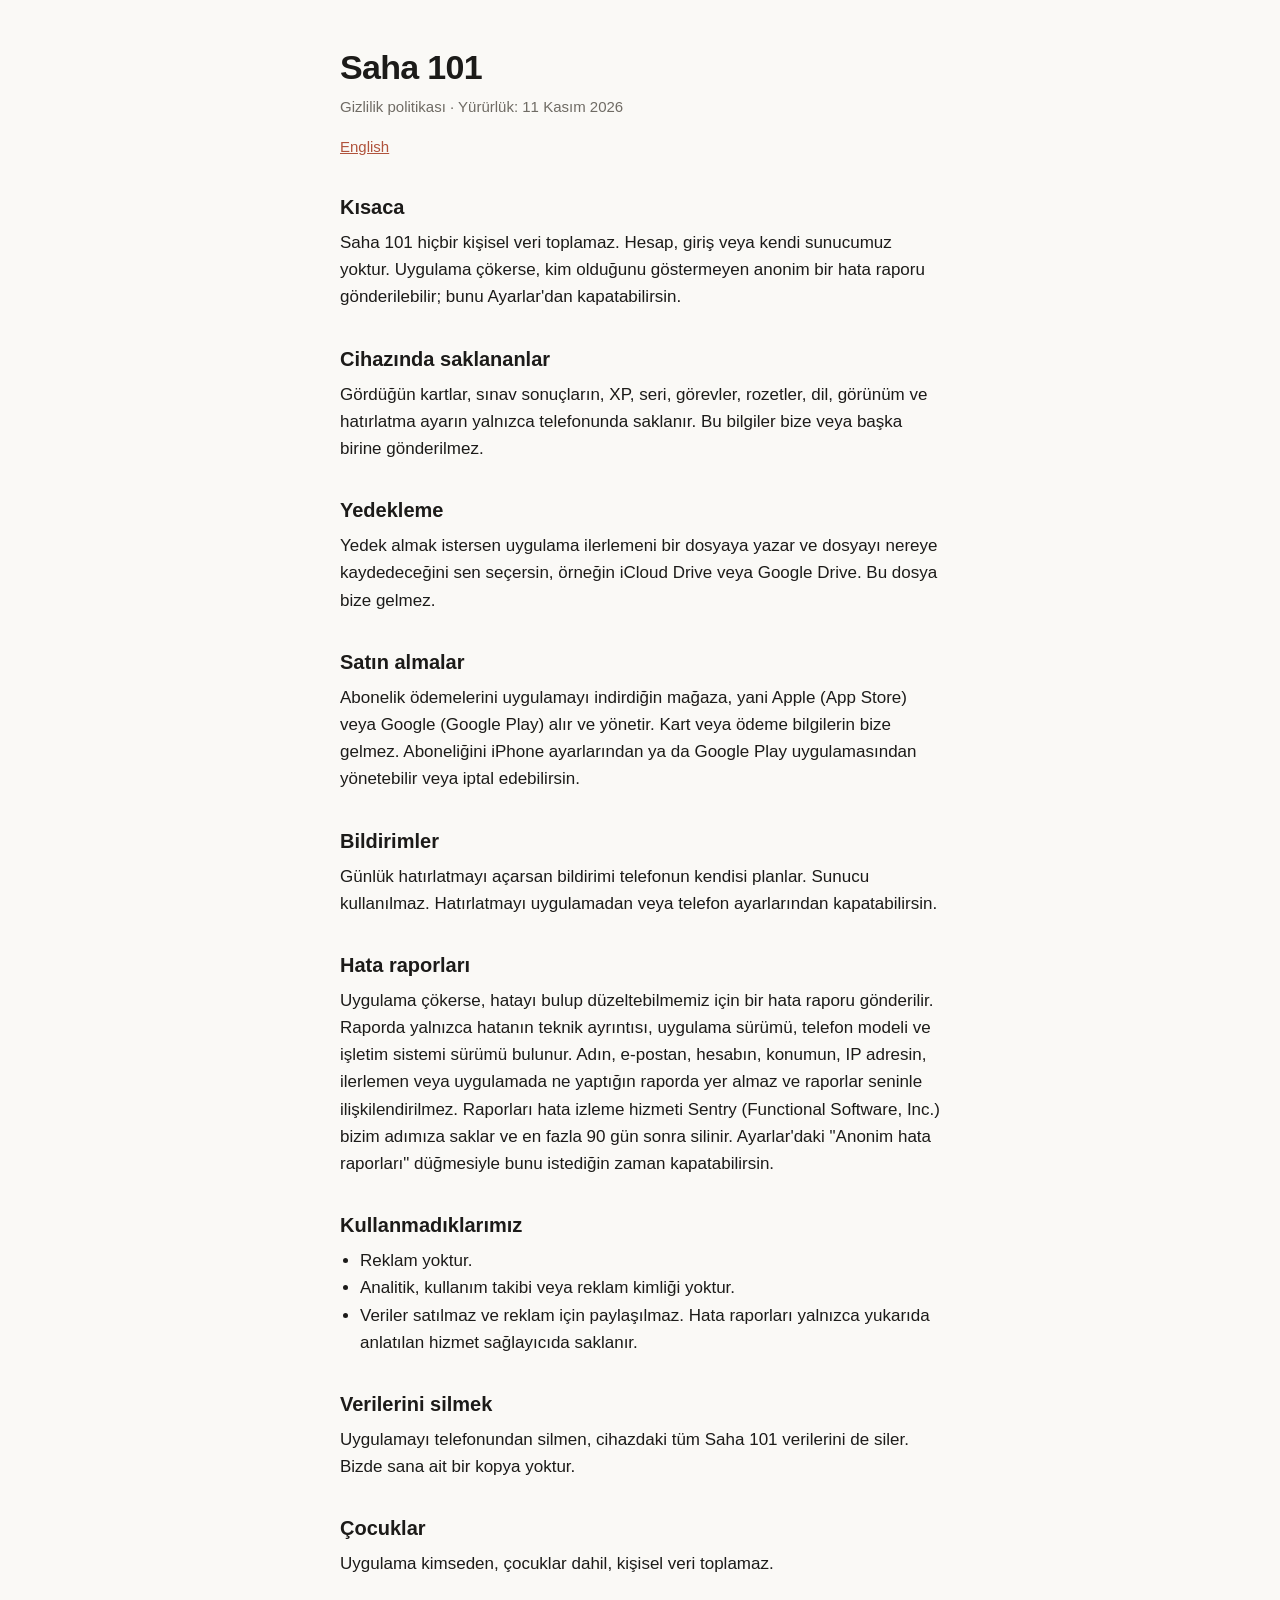
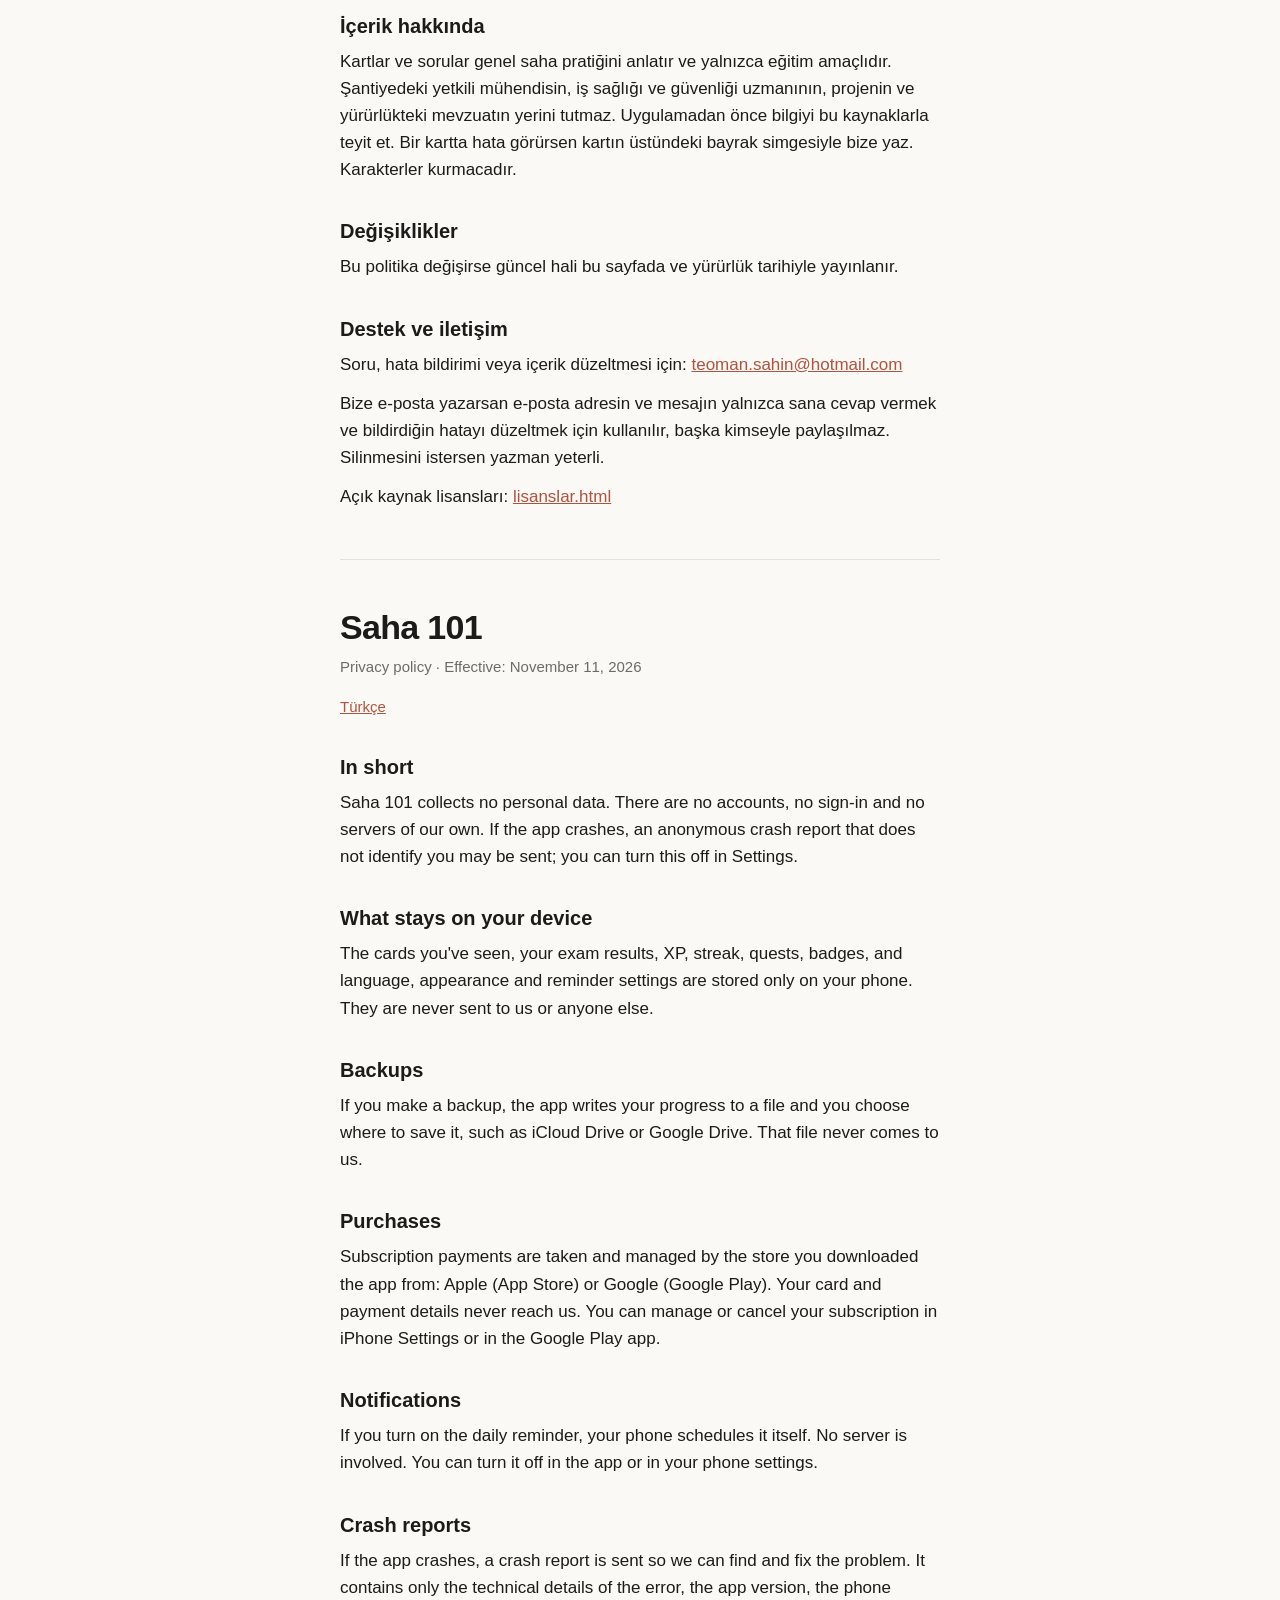
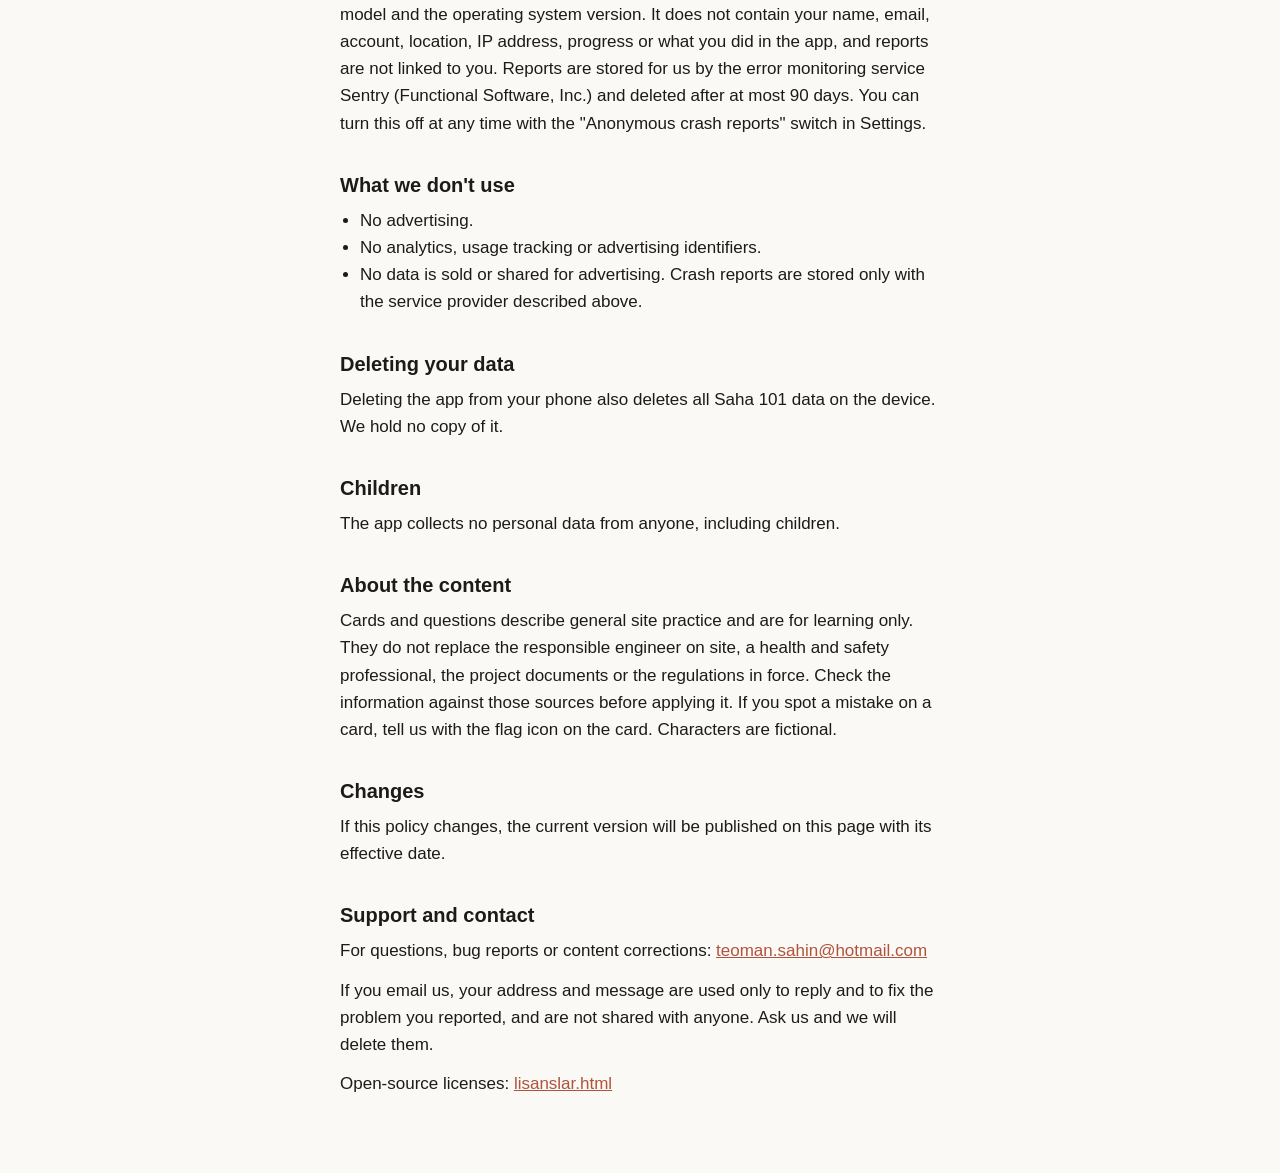
<file: index.html>
<!doctype html>
<html lang="tr">
<head>
<meta charset="utf-8">
<meta name="viewport" content="width=device-width, initial-scale=1">
<title>Saha 101: Gizlilik ve Destek</title>
<meta name="description" content="Saha 101 gizlilik politikası ve destek. Saha 101 privacy policy and support.">
<style>
  :root { --bg: #FAF9F6; --ink: #1C1B19; --muted: #6F6B64; --line: #E4E1DA; --accent: #B0533C; }
  @media (prefers-color-scheme: dark) {
    :root { --bg: #141312; --ink: #F3F1EC; --muted: #A09B92; --line: #2E2C29; --accent: #E8A08E; }
  }
  * { box-sizing: border-box; }
  body { margin: 0; background: var(--bg); color: var(--ink); font: 17px/1.6 -apple-system, BlinkMacSystemFont, "Segoe UI", Roboto, sans-serif; }
  main { max-width: 640px; margin: 0 auto; padding: 48px 20px 64px; }
  h1 { font-size: 34px; line-height: 1.15; letter-spacing: -0.02em; margin: 0 0 8px; }
  h2 { font-size: 20px; margin: 32px 0 6px; }
  p, ul { margin: 0 0 12px; }
  ul { padding-left: 20px; }
  a { color: var(--accent); }
  .date { color: var(--muted); font-size: 15px; }
  nav { margin: 16px 0 0; font-size: 15px; }
  hr { border: 0; border-top: 1px solid var(--line); margin: 48px 0; }
</style>
</head>
<body>
<main>
  <section id="tr" lang="tr">
    <h1>Saha 101</h1>
    <p class="date">Gizlilik politikası · Yürürlük: 11 Kasım 2026</p>
    <nav><a href="#en">English</a></nav>

    <h2>Kısaca</h2>
    <p>Saha 101 hiçbir kişisel veri toplamaz. Hesap, giriş veya kendi sunucumuz yoktur. Uygulama çökerse, kim olduğunu göstermeyen anonim bir hata raporu gönderilebilir; bunu Ayarlar'dan kapatabilirsin.</p>

    <h2>Cihazında saklananlar</h2>
    <p>Gördüğün kartlar, sınav sonuçların, XP, seri, görevler, rozetler, dil, görünüm ve hatırlatma ayarın yalnızca telefonunda saklanır. Bu bilgiler bize veya başka birine gönderilmez.</p>

    <h2>Yedekleme</h2>
    <p>Yedek almak istersen uygulama ilerlemeni bir dosyaya yazar ve dosyayı nereye kaydedeceğini sen seçersin, örneğin iCloud Drive veya Google Drive. Bu dosya bize gelmez.</p>

    <h2>Satın almalar</h2>
    <p>Abonelik ödemelerini uygulamayı indirdiğin mağaza, yani Apple (App Store) veya Google (Google Play) alır ve yönetir. Kart veya ödeme bilgilerin bize gelmez. Aboneliğini iPhone ayarlarından ya da Google Play uygulamasından yönetebilir veya iptal edebilirsin.</p>

    <h2>Bildirimler</h2>
    <p>Günlük hatırlatmayı açarsan bildirimi telefonun kendisi planlar. Sunucu kullanılmaz. Hatırlatmayı uygulamadan veya telefon ayarlarından kapatabilirsin.</p>

    <h2>Hata raporları</h2>
    <p>Uygulama çökerse, hatayı bulup düzeltebilmemiz için bir hata raporu gönderilir. Raporda yalnızca hatanın teknik ayrıntısı, uygulama sürümü, telefon modeli ve işletim sistemi sürümü bulunur. Adın, e-postan, hesabın, konumun, IP adresin, ilerlemen veya uygulamada ne yaptığın raporda yer almaz ve raporlar seninle ilişkilendirilmez. Raporları hata izleme hizmeti Sentry (Functional Software, Inc.) bizim adımıza saklar ve en fazla 90 gün sonra silinir. Ayarlar'daki "Anonim hata raporları" düğmesiyle bunu istediğin zaman kapatabilirsin.</p>

    <h2>Kullanmadıklarımız</h2>
    <ul>
      <li>Reklam yoktur.</li>
      <li>Analitik, kullanım takibi veya reklam kimliği yoktur.</li>
      <li>Veriler satılmaz ve reklam için paylaşılmaz. Hata raporları yalnızca yukarıda anlatılan hizmet sağlayıcıda saklanır.</li>
    </ul>

    <h2>Verilerini silmek</h2>
    <p>Uygulamayı telefonundan silmen, cihazdaki tüm Saha 101 verilerini de siler. Bizde sana ait bir kopya yoktur.</p>

    <h2>Çocuklar</h2>
    <p>Uygulama kimseden, çocuklar dahil, kişisel veri toplamaz.</p>

    <h2>İçerik hakkında</h2>
    <p>Kartlar ve sorular genel saha pratiğini anlatır ve yalnızca eğitim amaçlıdır. Şantiyedeki yetkili mühendisin, iş sağlığı ve güvenliği uzmanının, projenin ve yürürlükteki mevzuatın yerini tutmaz. Uygulamadan önce bilgiyi bu kaynaklarla teyit et. Bir kartta hata görürsen kartın üstündeki bayrak simgesiyle bize yaz. Karakterler kurmacadır.</p>

    <h2>Değişiklikler</h2>
    <p>Bu politika değişirse güncel hali bu sayfada ve yürürlük tarihiyle yayınlanır.</p>

    <h2>Destek ve iletişim</h2>
    <p>Soru, hata bildirimi veya içerik düzeltmesi için: <a href="mailto:teoman.sahin@hotmail.com">teoman.sahin@hotmail.com</a></p>
    <p>Bize e-posta yazarsan e-posta adresin ve mesajın yalnızca sana cevap vermek ve bildirdiğin hatayı düzeltmek için kullanılır, başka kimseyle paylaşılmaz. Silinmesini istersen yazman yeterli.</p>
    <p>Açık kaynak lisansları: <a href="lisanslar.html">lisanslar.html</a></p>
  </section>

  <hr>

  <section id="en" lang="en">
    <h1>Saha 101</h1>
    <p class="date">Privacy policy · Effective: November 11, 2026</p>
    <nav><a href="#tr">Türkçe</a></nav>

    <h2>In short</h2>
    <p>Saha 101 collects no personal data. There are no accounts, no sign-in and no servers of our own. If the app crashes, an anonymous crash report that does not identify you may be sent; you can turn this off in Settings.</p>

    <h2>What stays on your device</h2>
    <p>The cards you've seen, your exam results, XP, streak, quests, badges, and language, appearance and reminder settings are stored only on your phone. They are never sent to us or anyone else.</p>

    <h2>Backups</h2>
    <p>If you make a backup, the app writes your progress to a file and you choose where to save it, such as iCloud Drive or Google Drive. That file never comes to us.</p>

    <h2>Purchases</h2>
    <p>Subscription payments are taken and managed by the store you downloaded the app from: Apple (App Store) or Google (Google Play). Your card and payment details never reach us. You can manage or cancel your subscription in iPhone Settings or in the Google Play app.</p>

    <h2>Notifications</h2>
    <p>If you turn on the daily reminder, your phone schedules it itself. No server is involved. You can turn it off in the app or in your phone settings.</p>

    <h2>Crash reports</h2>
    <p>If the app crashes, a crash report is sent so we can find and fix the problem. It contains only the technical details of the error, the app version, the phone model and the operating system version. It does not contain your name, email, account, location, IP address, progress or what you did in the app, and reports are not linked to you. Reports are stored for us by the error monitoring service Sentry (Functional Software, Inc.) and deleted after at most 90 days. You can turn this off at any time with the "Anonymous crash reports" switch in Settings.</p>

    <h2>What we don't use</h2>
    <ul>
      <li>No advertising.</li>
      <li>No analytics, usage tracking or advertising identifiers.</li>
      <li>No data is sold or shared for advertising. Crash reports are stored only with the service provider described above.</li>
    </ul>

    <h2>Deleting your data</h2>
    <p>Deleting the app from your phone also deletes all Saha 101 data on the device. We hold no copy of it.</p>

    <h2>Children</h2>
    <p>The app collects no personal data from anyone, including children.</p>

    <h2>About the content</h2>
    <p>Cards and questions describe general site practice and are for learning only. They do not replace the responsible engineer on site, a health and safety professional, the project documents or the regulations in force. Check the information against those sources before applying it. If you spot a mistake on a card, tell us with the flag icon on the card. Characters are fictional.</p>

    <h2>Changes</h2>
    <p>If this policy changes, the current version will be published on this page with its effective date.</p>

    <h2>Support and contact</h2>
    <p>For questions, bug reports or content corrections: <a href="mailto:teoman.sahin@hotmail.com">teoman.sahin@hotmail.com</a></p>
    <p>If you email us, your address and message are used only to reply and to fix the problem you reported, and are not shared with anyone. Ask us and we will delete them.</p>
    <p>Open-source licenses: <a href="lisanslar.html">lisanslar.html</a></p>
  </section>
</main>
</body>
</html>
</file>
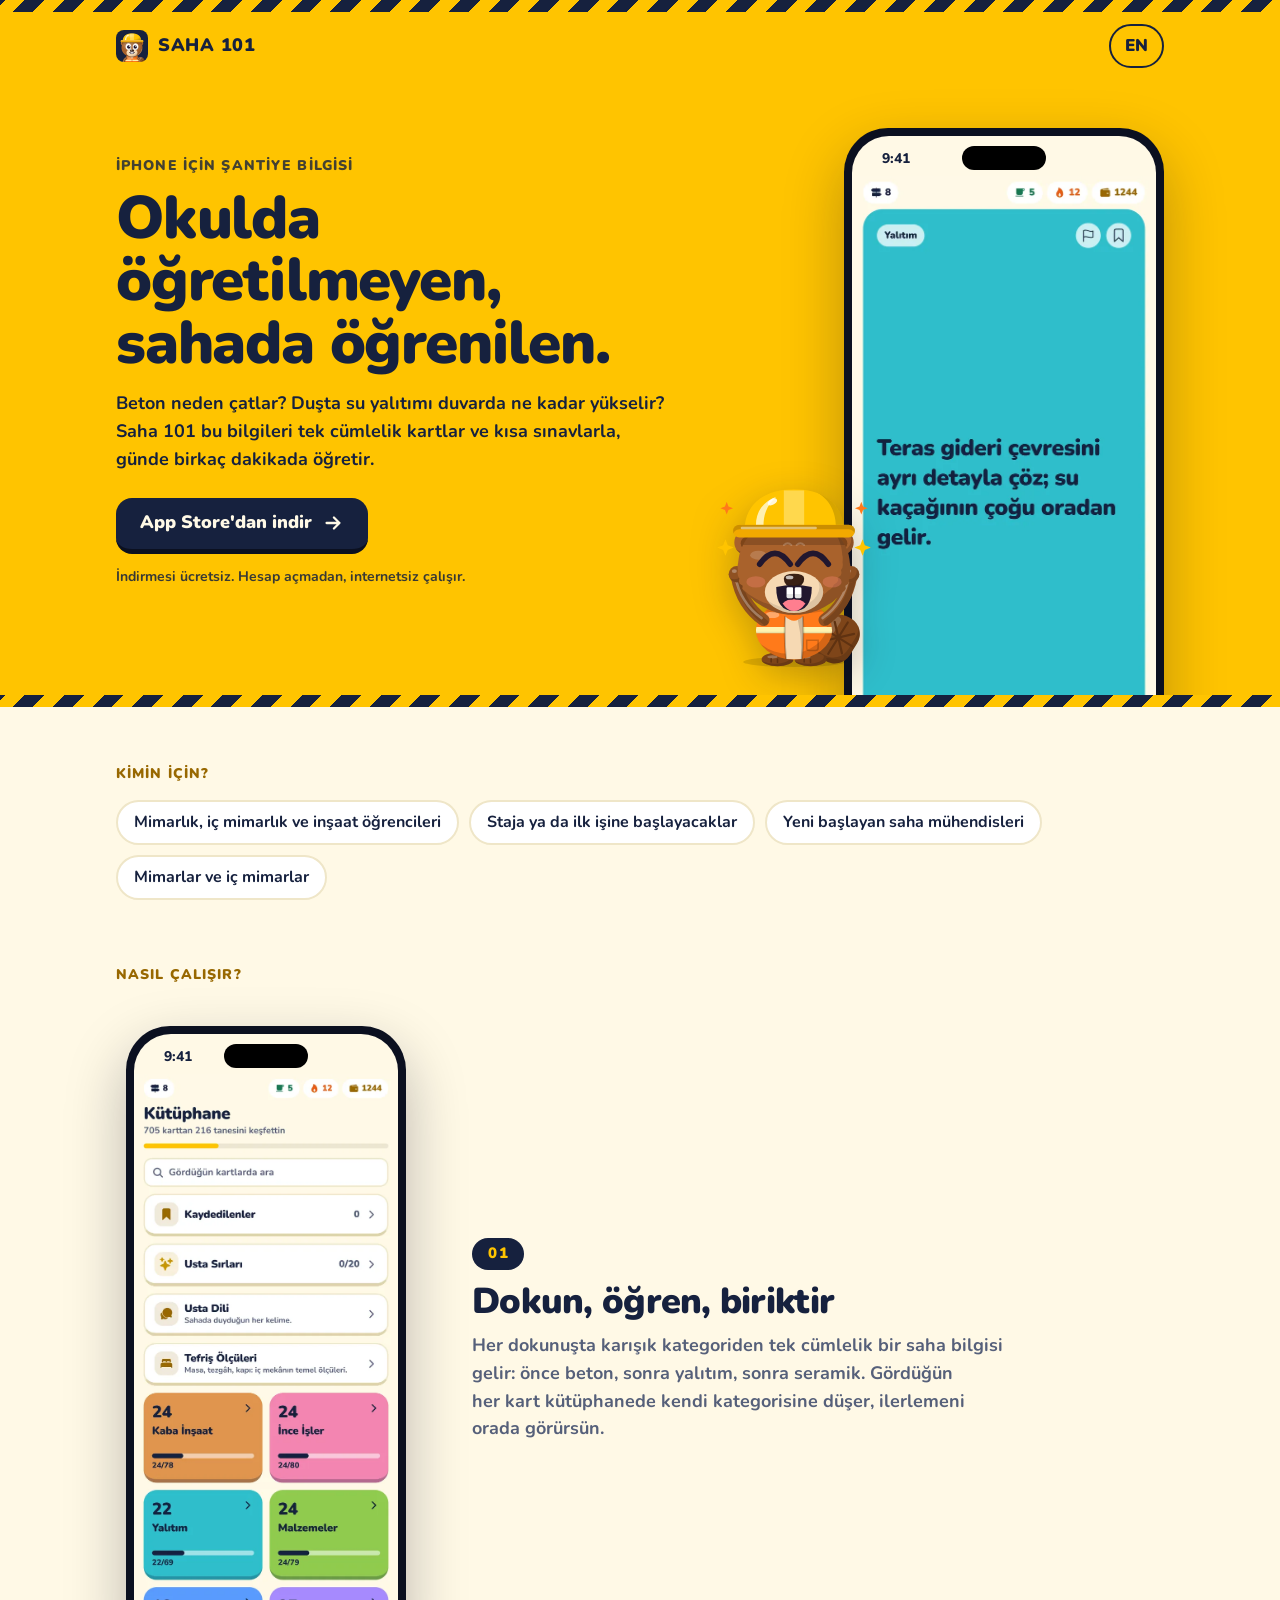
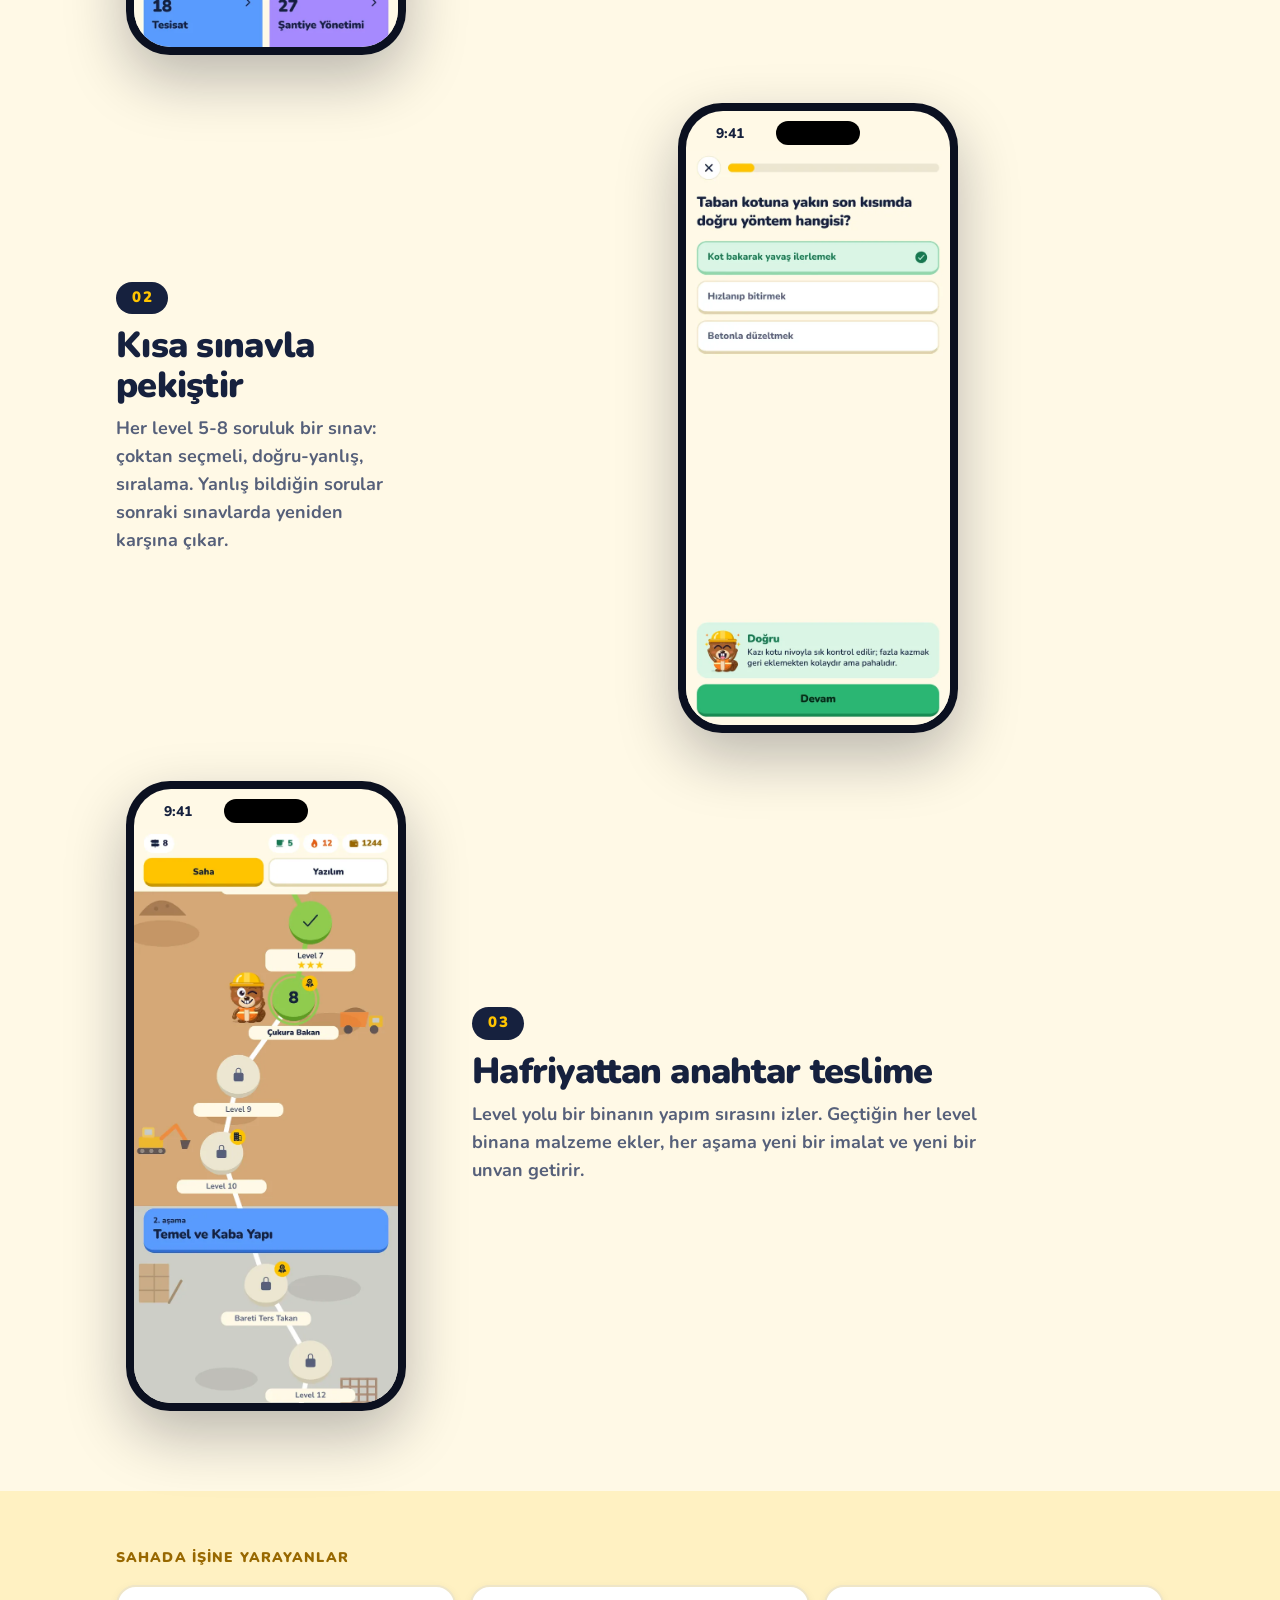
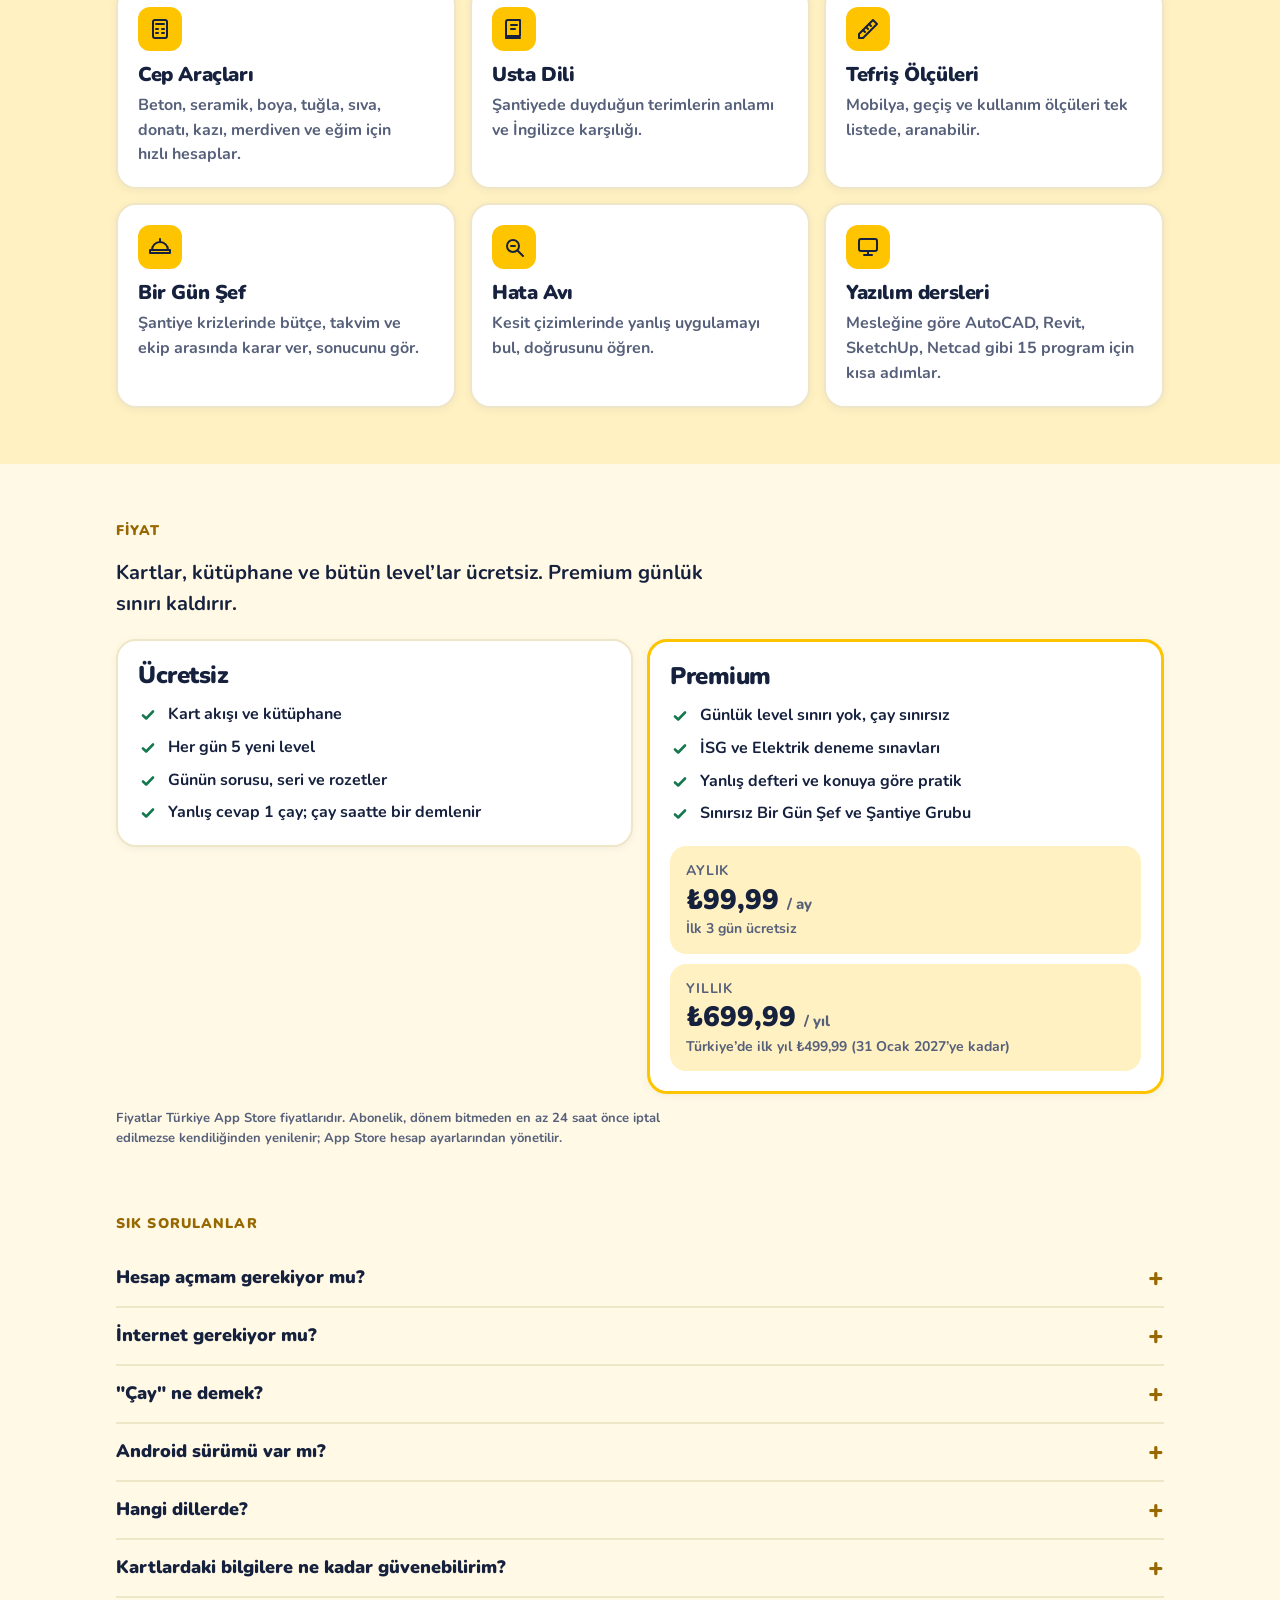
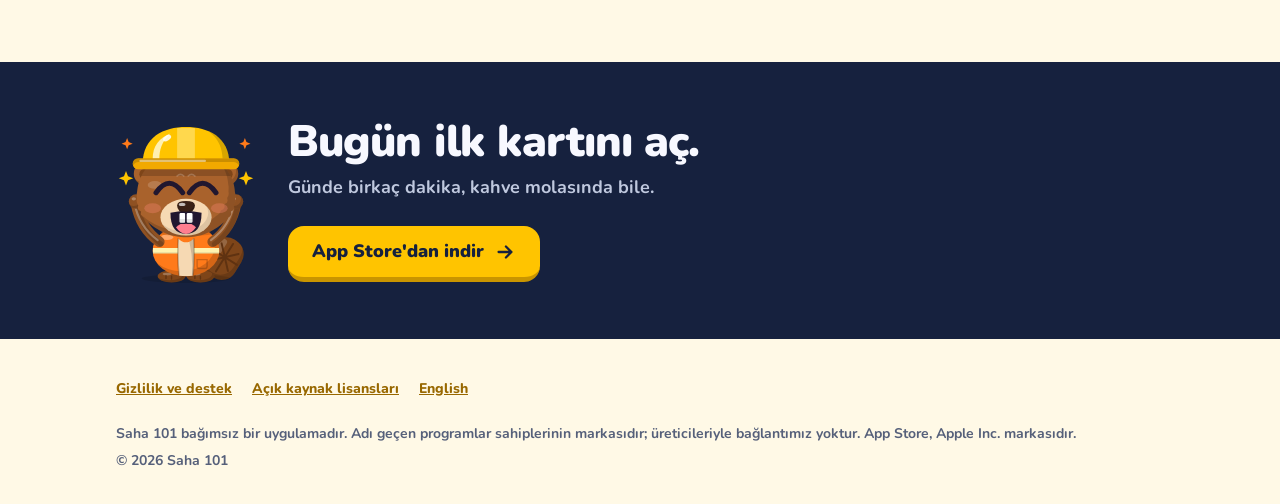
<file: tanitim/index.html>
<!doctype html>
<html lang="tr">
<head>
<meta charset="utf-8">
<meta name="viewport" content="width=device-width, initial-scale=1, viewport-fit=cover">
<title>Saha 101: Şantiye Bilgisi | Okulda öğretilmeyen, sahada öğrenilen</title>
<meta name="description" content="Saha 101, şantiyede öğrenilen pratik bilgileri tek cümlelik kartlar ve kısa sınavlarla öğreten iPhone uygulaması. Mimarlık, iç mimarlık ve inşaat öğrencileri, yeni saha mühendisleri için.">
<meta name="apple-itunes-app" content="app-id=6831292232">
<meta name="theme-color" content="#FFC400" media="(prefers-color-scheme: light)">
<meta name="theme-color" content="#25304D" media="(prefers-color-scheme: dark)">
<link rel="canonical" href="https://teomansahin3.github.io/saha101-gizlilik/tanitim/">
<link rel="alternate" hreflang="tr" href="https://teomansahin3.github.io/saha101-gizlilik/tanitim/">
<link rel="alternate" hreflang="en" href="https://teomansahin3.github.io/saha101-gizlilik/tanitim/en/">
<meta property="og:image" content="https://teomansahin3.github.io/saha101-gizlilik/tanitim/img/icon-180.png">
<meta property="og:type" content="website">
<meta property="og:title" content="Saha 101: Şantiye Bilgisi | Okulda öğretilmeyen, sahada öğrenilen">
<meta property="og:description" content="Saha 101, şantiyede öğrenilen pratik bilgileri tek cümlelik kartlar ve kısa sınavlarla öğreten iPhone uygulaması. Mimarlık, iç mimarlık ve inşaat öğrencileri, yeni saha mühendisleri için.">
<link rel="icon" href="img/icon-64.png">
<link rel="apple-touch-icon" href="img/icon-180.png">
<link rel="preload" href="fonts/nunito-900.woff2" as="font" type="font/woff2" crossorigin>
<link rel="preload" href="fonts/nunito-700.woff2" as="font" type="font/woff2" crossorigin>
<link rel="stylesheet" href="style.css">
</head>
<body>
<a class="skip" href="#main">İçeriğe geç</a>
<div class="tape" aria-hidden="true"></div>
<header class="top">
  <div class="wrap top-in"><a class="brand" href="./"><img src="img/icon-64.png" width="32" height="32" alt="">Saha 101</a>
  <a class="lang" href="en/" hreflang="en" aria-label="English">EN</a></div>
</header>
<main id="main">
  <section class="hero">
    <div class="wrap hero-grid">
      <div class="hero-copy">
        <p class="eyebrow">iPhone için şantiye bilgisi</p>
        <h1>Okulda öğretilmeyen, sahada öğrenilen.</h1>
        <p class="lead">Beton neden çatlar? Duşta su yalıtımı duvarda ne kadar yükselir? Saha 101 bu bilgileri tek cümlelik kartlar ve kısa sınavlarla, günde birkaç dakikada öğretir.</p>
        <a class="btn" href="https://apps.apple.com/tr/app/id6831292232" rel="noopener">App Store'dan indir<svg viewBox="0 0 24 24" aria-hidden="true"><path d="M5 12h14M13 6l6 6-6 6"/></svg></a>
        <p class="note">İndirmesi ücretsiz. Hesap açmadan, internetsiz çalışır.</p>
      </div>
      <div class="hero-art">
        <div class="phone"><div class="screen"><div class="bar" aria-hidden="true"><span class="time">9:41</span><span class="island"></span></div><img src="img/tr/feed.webp" width="640" height="1391" alt="Saha 101 kart akışı ekranı, tek cümlelik bir saha bilgisi" fetchpriority="high" decoding="async"></div></div>
        <img class="kalfa" src="img/kalfa.svg" width="252" height="296" alt="">
      </div>
    </div>
  </section>
  <div class="tape" aria-hidden="true"></div>

  <section class="who wrap" aria-labelledby="who-h">
    <h2 id="who-h" class="label">Kimin için?</h2>
    <ul class="chips"><li>Mimarlık, iç mimarlık ve inşaat öğrencileri</li><li>Staja ya da ilk işine başlayacaklar</li><li>Yeni başlayan saha mühendisleri</li><li>Mimarlar ve iç mimarlar</li></ul>
  </section>

  <section class="how wrap" aria-labelledby="how-h">
    <h2 id="how-h" class="label">Nasıl çalışır?</h2>
    <div class="step">
      <div class="phone"><div class="screen"><div class="bar" aria-hidden="true"><span class="time">9:41</span><span class="island"></span></div><img src="img/tr/library.webp" width="640" height="1391" alt="Kütüphane ekranı, kategori ilerlemeleri" loading="lazy" decoding="async"></div></div>
      <div class="step-copy"><span class="num">01</span><h3>Dokun, öğren, biriktir</h3><p>Her dokunuşta karışık kategoriden tek cümlelik bir saha bilgisi gelir: önce beton, sonra yalıtım, sonra seramik. Gördüğün her kart kütüphanede kendi kategorisine düşer, ilerlemeni orada görürsün.</p></div>
    </div>
    <div class="step flip">
      <div class="phone"><div class="screen"><div class="bar" aria-hidden="true"><span class="time">9:41</span><span class="island"></span></div><img src="img/tr/exam.webp" width="640" height="1391" alt="Sınav ekranı, doğru cevap işaretli" loading="lazy" decoding="async"></div></div>
      <div class="step-copy"><span class="num">02</span><h3>Kısa sınavla pekiştir</h3><p>Her level 5-8 soruluk bir sınav: çoktan seçmeli, doğru-yanlış, sıralama. Yanlış bildiğin sorular sonraki sınavlarda yeniden karşına çıkar.</p></div>
    </div>
    <div class="step">
      <div class="phone"><div class="screen"><div class="bar" aria-hidden="true"><span class="time">9:41</span><span class="island"></span></div><img src="img/tr/path.webp" width="640" height="1391" alt="Level yolu ekranı, hafriyat aşaması" loading="lazy" decoding="async"></div></div>
      <div class="step-copy"><span class="num">03</span><h3>Hafriyattan anahtar teslime</h3><p>Level yolu bir binanın yapım sırasını izler. Geçtiğin her level binana malzeme ekler, her aşama yeni bir imalat ve yeni bir unvan getirir.</p></div>
    </div>
  </section>

  <section class="more" aria-labelledby="more-h">
    <div class="wrap">
      <h2 id="more-h" class="label">Sahada işine yarayanlar</h2>
      <ul class="grid"><li class="card"><span class="badge"><svg viewBox="0 0 24 24" aria-hidden="true"><rect x="5" y="3" width="14" height="18" rx="2"/><path d="M8 7h8M8 12h2M14 12h2M8 16h2M14 16h2"/></svg></span><h3>Cep Araçları</h3><p>Beton, seramik, boya, tuğla, sıva, donatı, kazı, merdiven ve eğim için hızlı hesaplar.</p></li><li class="card"><span class="badge"><svg viewBox="0 0 24 24" aria-hidden="true"><path d="M4 5a2 2 0 0 1 2-2h12v16H6a2 2 0 0 0-2 2z"/><path d="M4 21h14M9 8h6M9 12h4"/></svg></span><h3>Usta Dili</h3><p>Şantiyede duyduğun terimlerin anlamı ve İngilizce karşılığı.</p></li><li class="card"><span class="badge"><svg viewBox="0 0 24 24" aria-hidden="true"><path d="M3 17 17 3l4 4L7 21H3z"/><path d="m7 13 2 2M10 10l2 2M13 7l2 2"/></svg></span><h3>Tefriş Ölçüleri</h3><p>Mobilya, geçiş ve kullanım ölçüleri tek listede, aranabilir.</p></li><li class="card"><span class="badge"><svg viewBox="0 0 24 24" aria-hidden="true"><path d="M4 15a8 8 0 0 1 16 0"/><path d="M2 15h20v3H2zM12 7V4"/></svg></span><h3>Bir Gün Şef</h3><p>Şantiye krizlerinde bütçe, takvim ve ekip arasında karar ver, sonucunu gör.</p></li><li class="card"><span class="badge"><svg viewBox="0 0 24 24" aria-hidden="true"><circle cx="11" cy="11" r="6"/><path d="m16 16 5 5M9 11h4"/></svg></span><h3>Hata Avı</h3><p>Kesit çizimlerinde yanlış uygulamayı bul, doğrusunu öğren.</p></li><li class="card"><span class="badge"><svg viewBox="0 0 24 24" aria-hidden="true"><rect x="3" y="4" width="18" height="12" rx="2"/><path d="M8 20h8M12 16v4"/></svg></span><h3>Yazılım dersleri</h3><p>Mesleğine göre AutoCAD, Revit, SketchUp, Netcad gibi 15 program için kısa adımlar.</p></li></ul>
    </div>
  </section>

  <section class="price wrap" aria-labelledby="price-h">
    <h2 id="price-h" class="label">Fiyat</h2>
    <p class="section-lead">Kartlar, kütüphane ve bütün level’lar ücretsiz. Premium günlük sınırı kaldırır.</p>
    <div class="tiers">
      <div class="card tier"><h3>Ücretsiz</h3><ul class="ticks"><li>Kart akışı ve kütüphane</li><li>Her gün 5 yeni level</li><li>Günün sorusu, seri ve rozetler</li><li>Yanlış cevap 1 çay; çay saatte bir demlenir</li></ul></div>
      <div class="card tier pro"><h3>Premium</h3><ul class="ticks"><li>Günlük level sınırı yok, çay sınırsız</li><li>İSG ve Elektrik deneme sınavları</li><li>Yanlış defteri ve konuya göre pratik</li><li>Sınırsız Bir Gün Şef ve Şantiye Grubu</li></ul>
        <div class="plans"><div class="plan"><span class="pname">Aylık</span><span class="pprice">₺99,99 <small>/ ay</small></span><span class="pnote">İlk 3 gün ücretsiz</span></div><div class="plan"><span class="pname">Yıllık</span><span class="pprice">₺699,99 <small>/ yıl</small></span><span class="pnote">Türkiye’de ilk yıl ₺499,99 (31 Ocak 2027’ye kadar)</span></div></div>
      </div>
    </div>
    <p class="fine">Fiyatlar Türkiye App Store fiyatlarıdır. Abonelik, dönem bitmeden en az 24 saat önce iptal edilmezse kendiliğinden yenilenir; App Store hesap ayarlarından yönetilir.</p>
  </section>

  <section class="faq wrap" aria-labelledby="faq-h">
    <h2 id="faq-h" class="label">Sık sorulanlar</h2>
    <details><summary>Hesap açmam gerekiyor mu?</summary><p>Hayır. Hesap, giriş ya da sunucu yok. İlerlemen yalnızca telefonunda saklanır; istersen Ayarlar’dan dosya olarak iCloud Drive’a yedeklersin.</p></details>
    <details><summary>İnternet gerekiyor mu?</summary><p>Hayır. Bütün içerik uygulamanın içinde gelir, şantiyede çekmeyen yerde de çalışır.</p></details>
    <details><summary>"Çay" ne demek?</summary><p>Sınavda yanlış cevap bir bardak çaya mal olur. Çay saatte bir demlenir, bir level’ı ilk kez geçince bir çay geri gelir. Çay bitse de kartlar açık kalır. Premium’da çay sınırsızdır.</p></details>
    <details><summary>Android sürümü var mı?</summary><p>Şimdilik yalnızca iPhone için. Android sürümü hazırlanıyor.</p></details>
    <details><summary>Hangi dillerde?</summary><p>Türkçe, İngilizce, İtalyanca, İspanyolca, Fransızca ve Almanca.</p></details>
    <details><summary>Kartlardaki bilgilere ne kadar güvenebilirim?</summary><p>Kartlar genel saha pratiğini anlatır. Bir ölçüyü ya da süreyi uygulamadan önce yürürlükteki yönetmelik, proje ve üretici föyüyle teyit et. Deneme sınavları resmî sınav değildir.</p></details>
  </section>

  <section class="final">
    <div class="wrap final-in">
      <img src="img/kalfa.svg" width="126" height="148" alt="" loading="lazy">
      <div><h2>Bugün ilk kartını aç.</h2><p>Günde birkaç dakika, kahve molasında bile.</p><a class="btn on-dark" href="https://apps.apple.com/tr/app/id6831292232" rel="noopener">App Store'dan indir<svg viewBox="0 0 24 24" aria-hidden="true"><path d="M5 12h14M13 6l6 6-6 6"/></svg></a></div>
    </div>
  </section>
</main>
<footer class="foot wrap">
  <nav><a href="https://teomansahin3.github.io/saha101-gizlilik/">Gizlilik ve destek</a><a href="https://teomansahin3.github.io/saha101-gizlilik/lisanslar.html">Açık kaynak lisansları</a><a href="en/">English</a></nav>
  <p>Saha 101 bağımsız bir uygulamadır. Adı geçen programlar sahiplerinin markasıdır; üreticileriyle bağlantımız yoktur. App Store, Apple Inc. markasıdır.</p>
  <p>© 2026 Saha 101</p>
</footer>
</body>
</html>
</file>
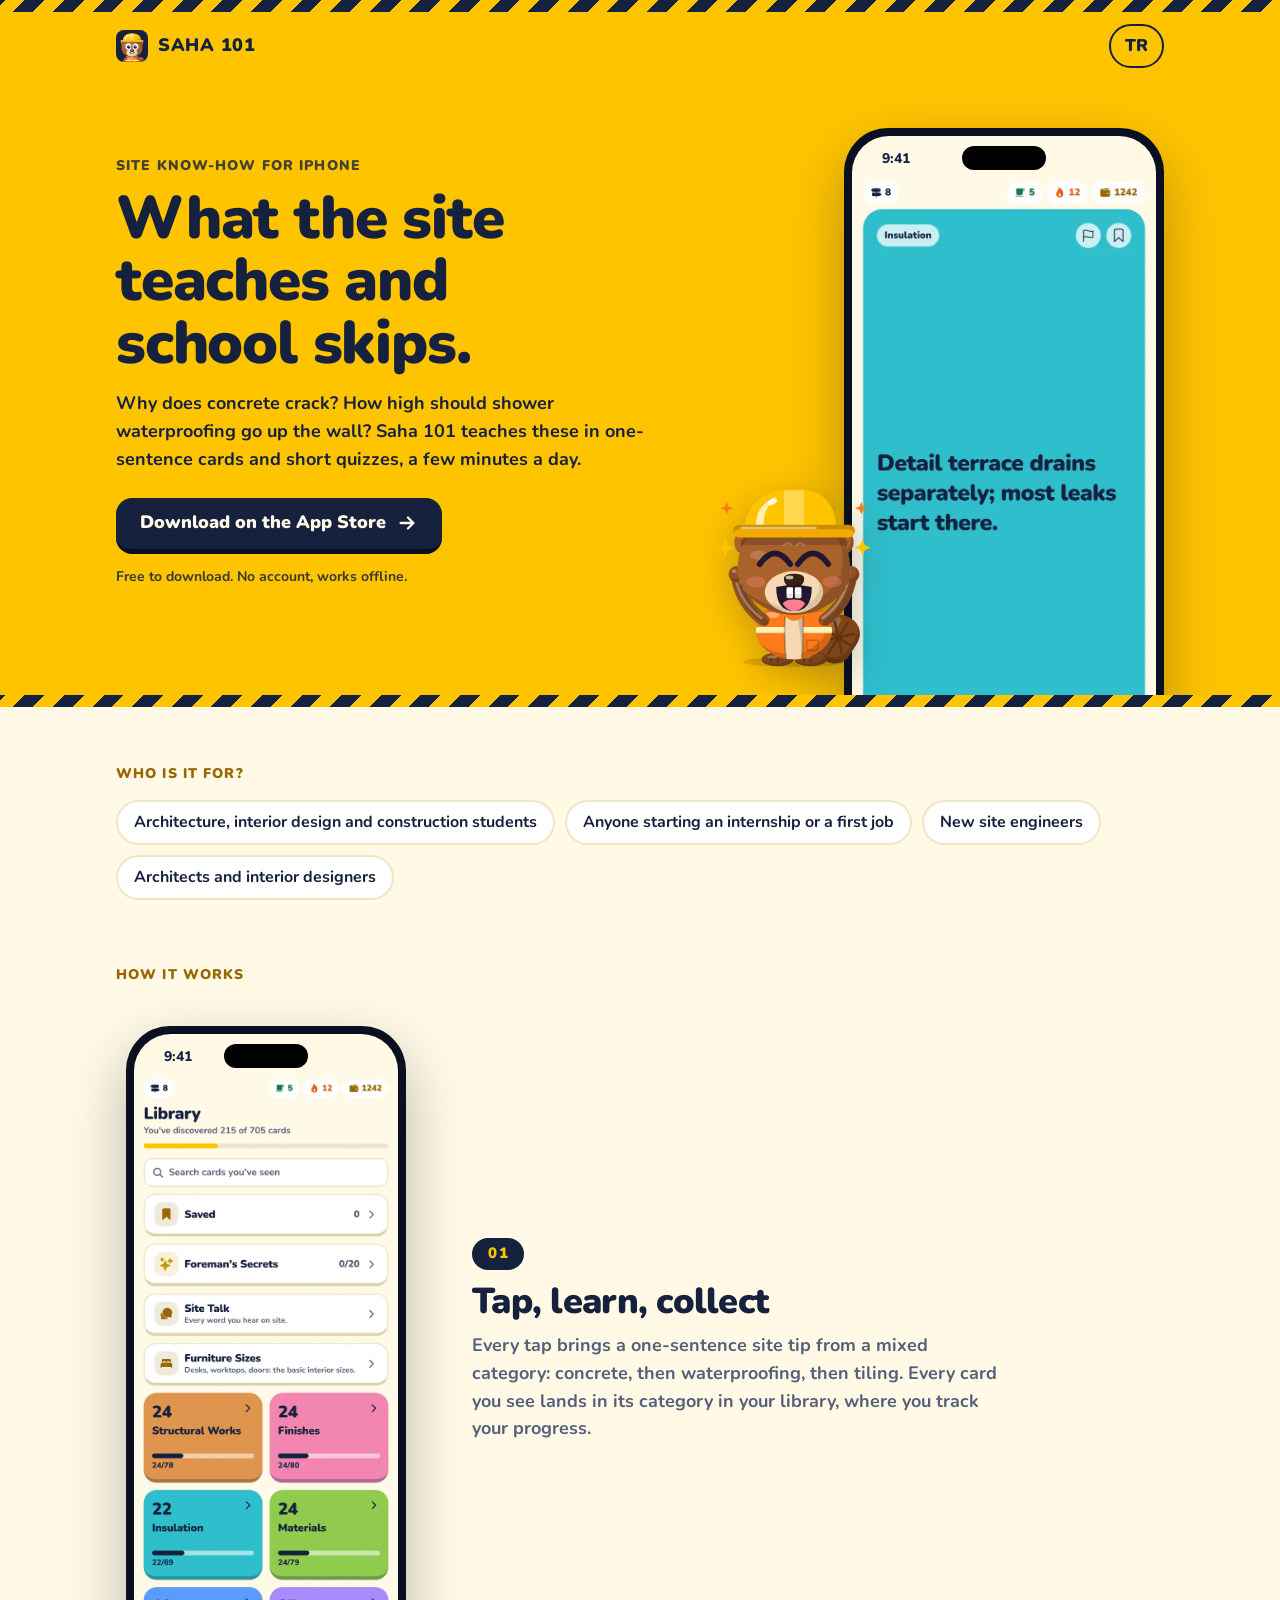
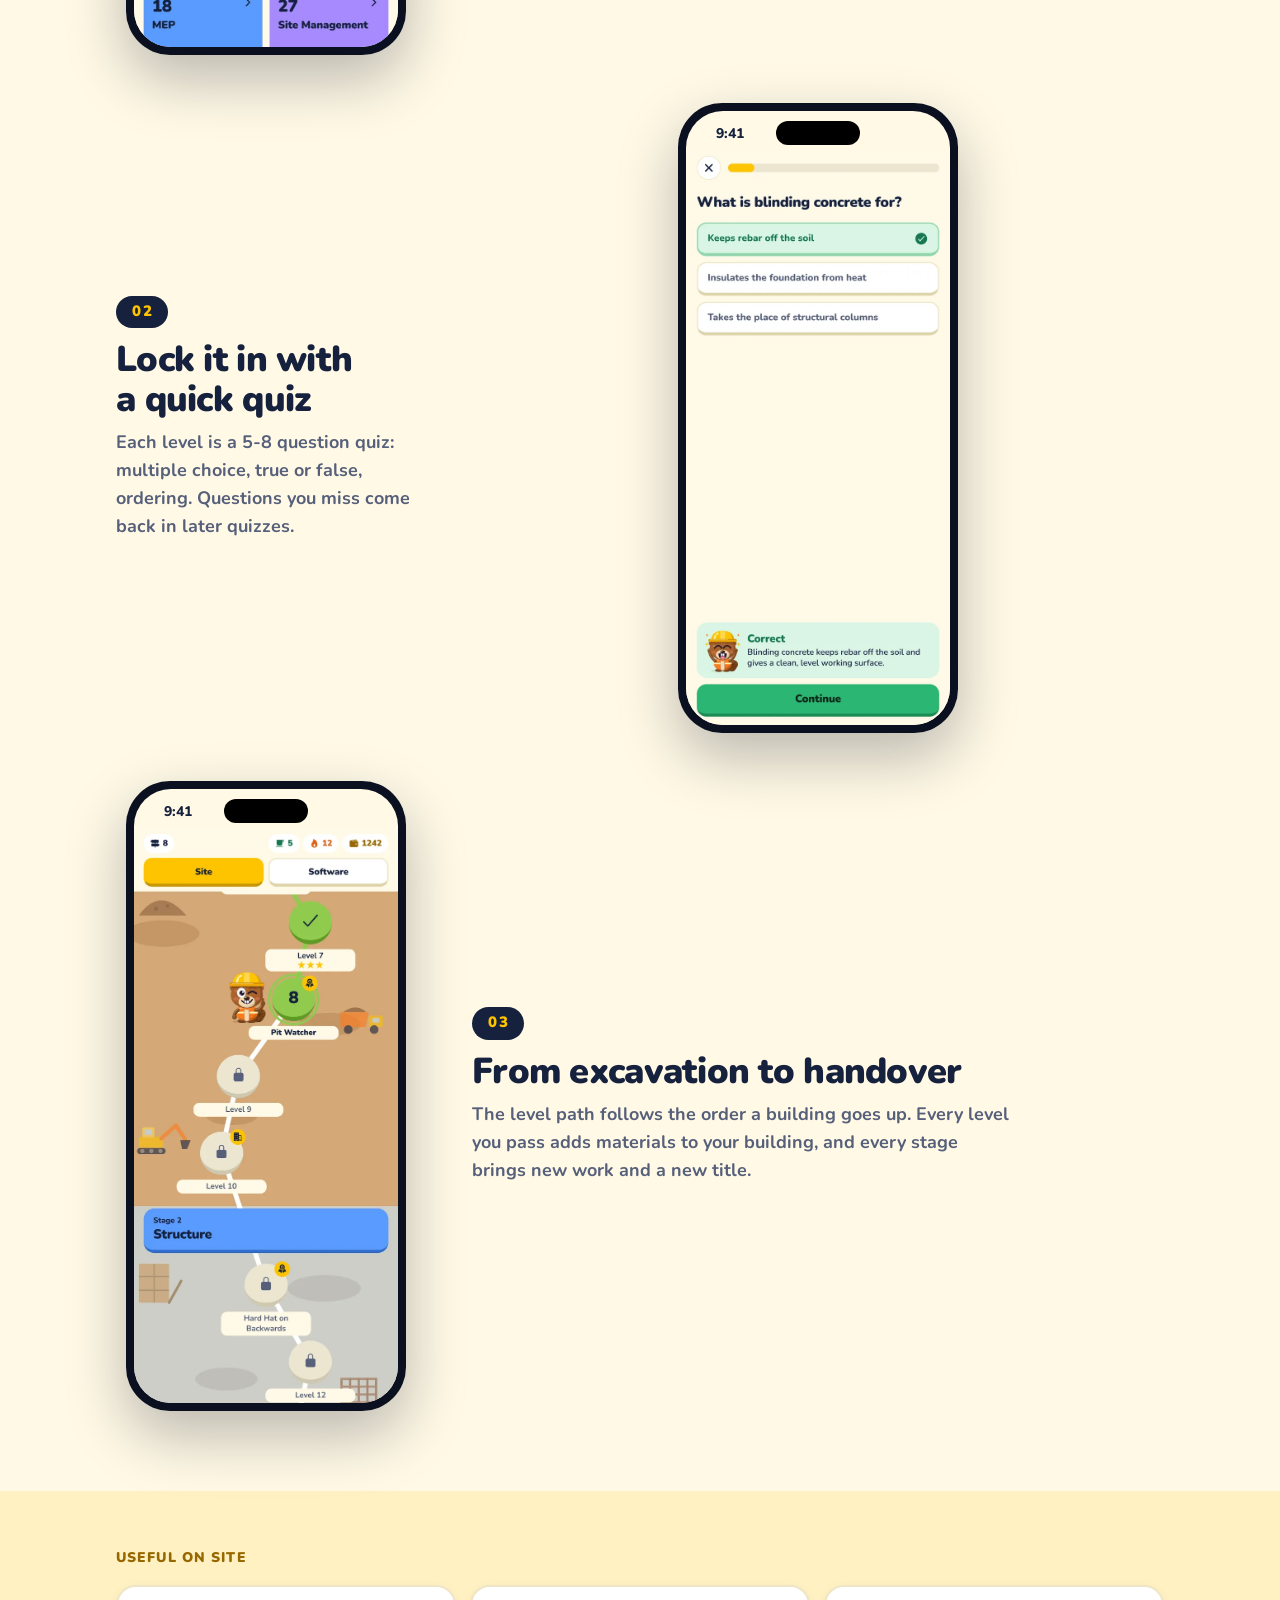
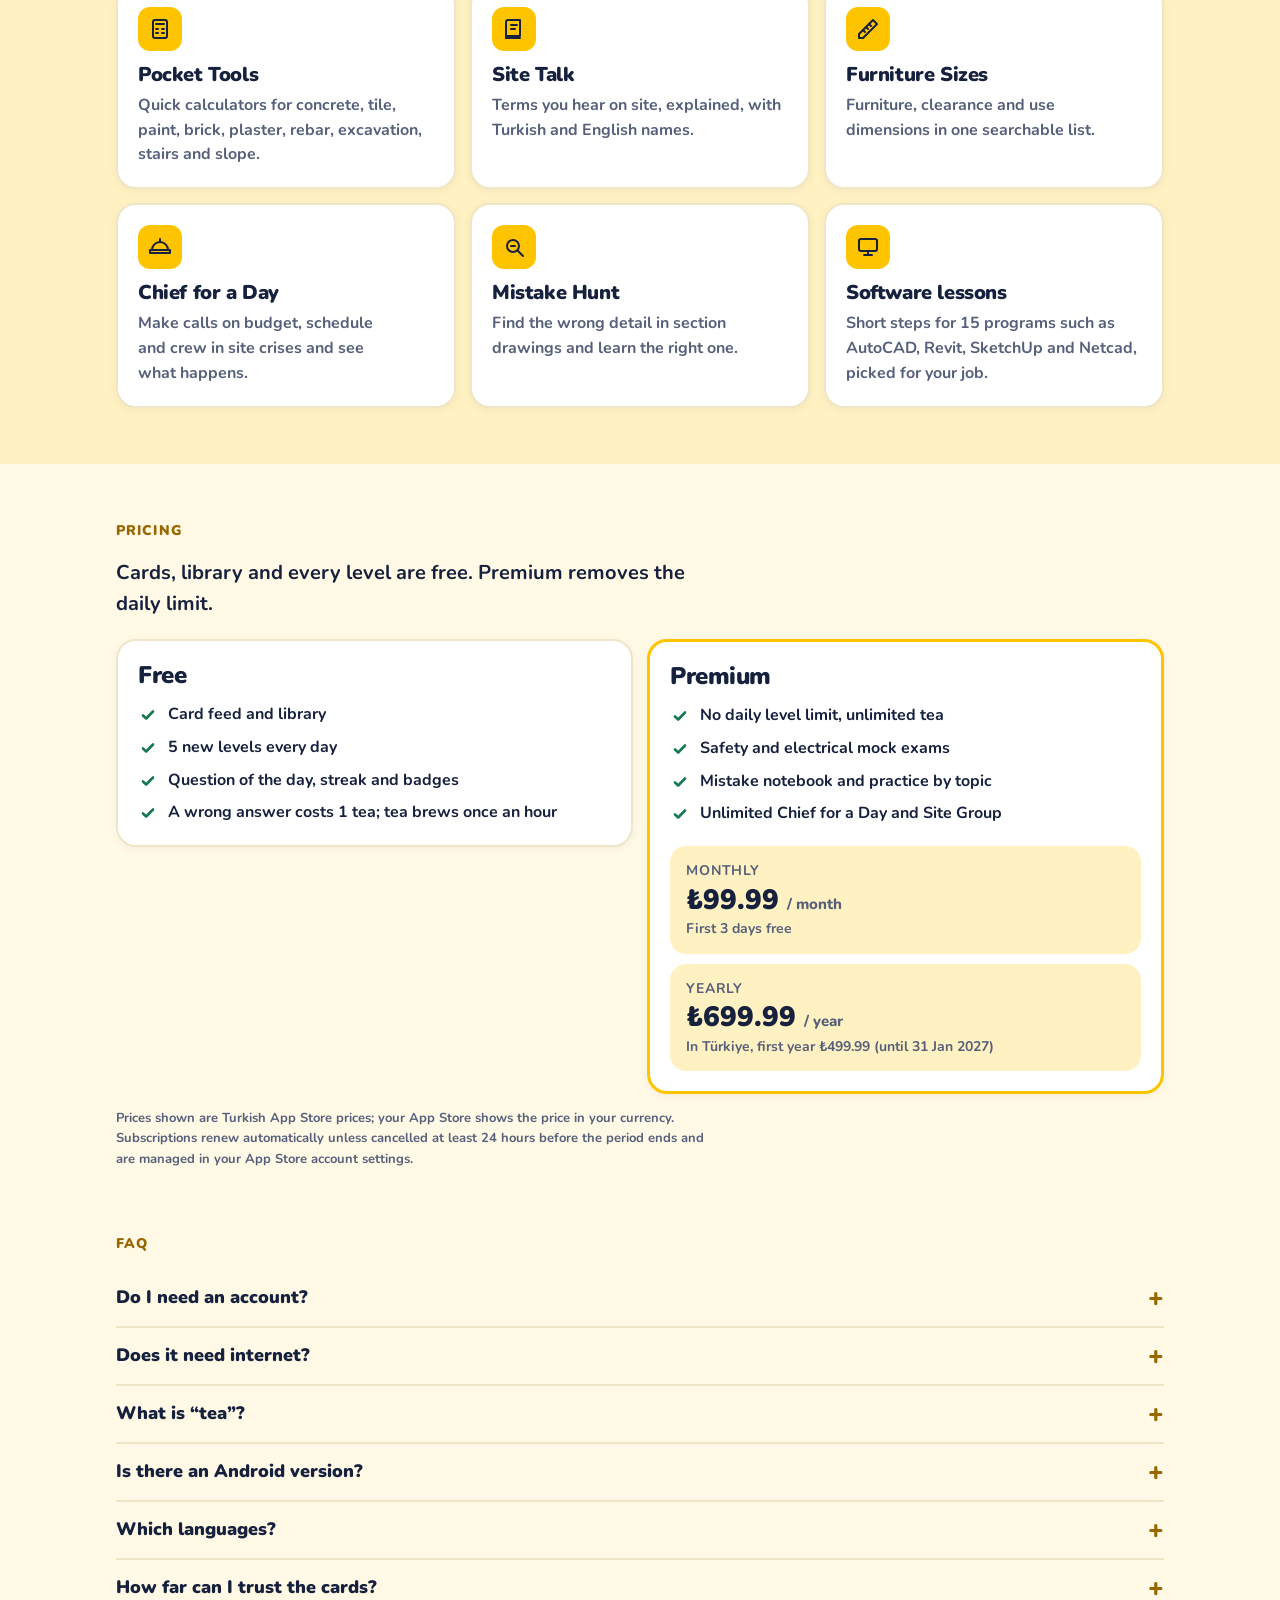
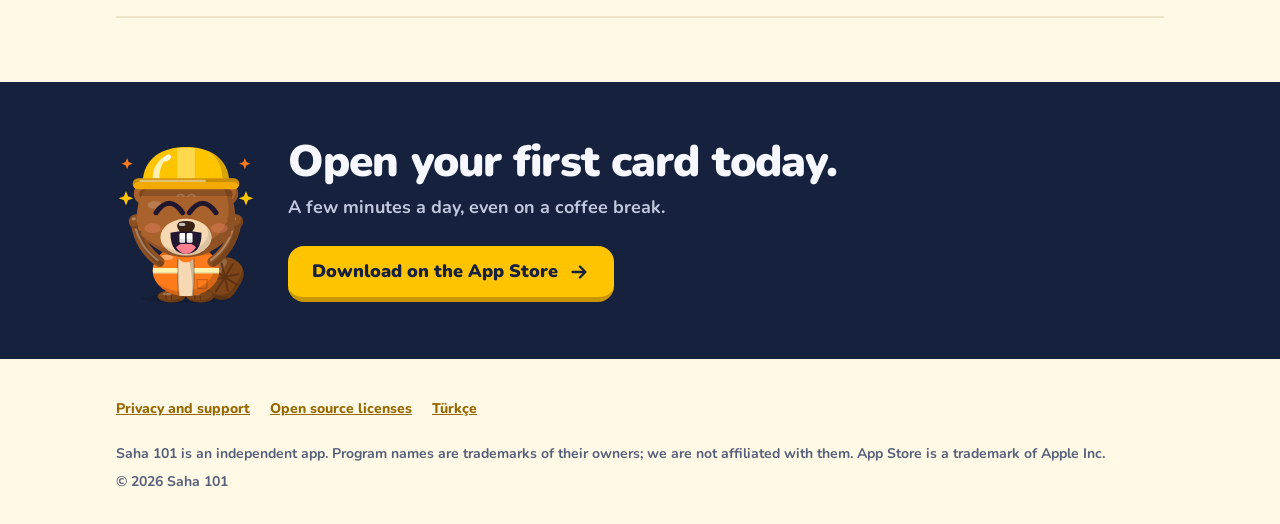
<file: tanitim/en/index.html>
<!doctype html>
<html lang="en">
<head>
<meta charset="utf-8">
<meta name="viewport" content="width=device-width, initial-scale=1, viewport-fit=cover">
<title>Saha 101: Site Know-How | What the site teaches and school skips</title>
<meta name="description" content="Saha 101 is an iPhone app that teaches practical construction site know-how with one-sentence cards and short quizzes. For architecture, interior design and construction students and new site engineers.">
<meta name="apple-itunes-app" content="app-id=6831292232">
<meta name="theme-color" content="#FFC400" media="(prefers-color-scheme: light)">
<meta name="theme-color" content="#25304D" media="(prefers-color-scheme: dark)">
<link rel="canonical" href="https://teomansahin3.github.io/saha101-gizlilik/tanitim/en/">
<link rel="alternate" hreflang="tr" href="https://teomansahin3.github.io/saha101-gizlilik/tanitim/">
<link rel="alternate" hreflang="en" href="https://teomansahin3.github.io/saha101-gizlilik/tanitim/en/">
<meta property="og:image" content="https://teomansahin3.github.io/saha101-gizlilik/tanitim/img/icon-180.png">
<meta property="og:type" content="website">
<meta property="og:title" content="Saha 101: Site Know-How | What the site teaches and school skips">
<meta property="og:description" content="Saha 101 is an iPhone app that teaches practical construction site know-how with one-sentence cards and short quizzes. For architecture, interior design and construction students and new site engineers.">
<link rel="icon" href="../img/icon-64.png">
<link rel="apple-touch-icon" href="../img/icon-180.png">
<link rel="preload" href="../fonts/nunito-900.woff2" as="font" type="font/woff2" crossorigin>
<link rel="preload" href="../fonts/nunito-700.woff2" as="font" type="font/woff2" crossorigin>
<link rel="stylesheet" href="../style.css">
</head>
<body>
<a class="skip" href="#main">Skip to content</a>
<div class="tape" aria-hidden="true"></div>
<header class="top">
  <div class="wrap top-in"><a class="brand" href="./"><img src="../img/icon-64.png" width="32" height="32" alt="">Saha 101</a>
  <a class="lang" href="../" hreflang="tr" aria-label="Türkçe">TR</a></div>
</header>
<main id="main">
  <section class="hero">
    <div class="wrap hero-grid">
      <div class="hero-copy">
        <p class="eyebrow">Site know-how for iPhone</p>
        <h1>What the site teaches and school skips.</h1>
        <p class="lead">Why does concrete crack? How high should shower waterproofing go up the wall? Saha 101 teaches these in one-sentence cards and short quizzes, a few minutes a day.</p>
        <a class="btn" href="https://apps.apple.com/app/id6831292232" rel="noopener">Download on the App Store<svg viewBox="0 0 24 24" aria-hidden="true"><path d="M5 12h14M13 6l6 6-6 6"/></svg></a>
        <p class="note">Free to download. No account, works offline.</p>
      </div>
      <div class="hero-art">
        <div class="phone"><div class="screen"><div class="bar" aria-hidden="true"><span class="time">9:41</span><span class="island"></span></div><img src="../img/en/feed.webp" width="640" height="1391" alt="Saha 101 card feed" fetchpriority="high" decoding="async"></div></div>
        <img class="kalfa" src="../img/kalfa.svg" width="252" height="296" alt="">
      </div>
    </div>
  </section>
  <div class="tape" aria-hidden="true"></div>

  <section class="who wrap" aria-labelledby="who-h">
    <h2 id="who-h" class="label">Who is it for?</h2>
    <ul class="chips"><li>Architecture, interior design and construction students</li><li>Anyone starting an internship or a first job</li><li>New site engineers</li><li>Architects and interior designers</li></ul>
  </section>

  <section class="how wrap" aria-labelledby="how-h">
    <h2 id="how-h" class="label">How it works</h2>
    <div class="step">
      <div class="phone"><div class="screen"><div class="bar" aria-hidden="true"><span class="time">9:41</span><span class="island"></span></div><img src="../img/en/library.webp" width="640" height="1391" alt="Library screen with category progress" loading="lazy" decoding="async"></div></div>
      <div class="step-copy"><span class="num">01</span><h3>Tap, learn, collect</h3><p>Every tap brings a one-sentence site tip from a mixed category: concrete, then waterproofing, then tiling. Every card you see lands in its category in your library, where you track your progress.</p></div>
    </div>
    <div class="step flip">
      <div class="phone"><div class="screen"><div class="bar" aria-hidden="true"><span class="time">9:41</span><span class="island"></span></div><img src="../img/en/exam.webp" width="640" height="1391" alt="Quiz screen with the correct answer marked" loading="lazy" decoding="async"></div></div>
      <div class="step-copy"><span class="num">02</span><h3>Lock it in with a quick quiz</h3><p>Each level is a 5-8 question quiz: multiple choice, true or false, ordering. Questions you miss come back in later quizzes.</p></div>
    </div>
    <div class="step">
      <div class="phone"><div class="screen"><div class="bar" aria-hidden="true"><span class="time">9:41</span><span class="island"></span></div><img src="../img/en/path.webp" width="640" height="1391" alt="Level path screen, excavation stage" loading="lazy" decoding="async"></div></div>
      <div class="step-copy"><span class="num">03</span><h3>From excavation to handover</h3><p>The level path follows the order a building goes up. Every level you pass adds materials to your building, and every stage brings new work and a new title.</p></div>
    </div>
  </section>

  <section class="more" aria-labelledby="more-h">
    <div class="wrap">
      <h2 id="more-h" class="label">Useful on site</h2>
      <ul class="grid"><li class="card"><span class="badge"><svg viewBox="0 0 24 24" aria-hidden="true"><rect x="5" y="3" width="14" height="18" rx="2"/><path d="M8 7h8M8 12h2M14 12h2M8 16h2M14 16h2"/></svg></span><h3>Pocket Tools</h3><p>Quick calculators for concrete, tile, paint, brick, plaster, rebar, excavation, stairs and slope.</p></li><li class="card"><span class="badge"><svg viewBox="0 0 24 24" aria-hidden="true"><path d="M4 5a2 2 0 0 1 2-2h12v16H6a2 2 0 0 0-2 2z"/><path d="M4 21h14M9 8h6M9 12h4"/></svg></span><h3>Site Talk</h3><p>Terms you hear on site, explained, with Turkish and English names.</p></li><li class="card"><span class="badge"><svg viewBox="0 0 24 24" aria-hidden="true"><path d="M3 17 17 3l4 4L7 21H3z"/><path d="m7 13 2 2M10 10l2 2M13 7l2 2"/></svg></span><h3>Furniture Sizes</h3><p>Furniture, clearance and use dimensions in one searchable list.</p></li><li class="card"><span class="badge"><svg viewBox="0 0 24 24" aria-hidden="true"><path d="M4 15a8 8 0 0 1 16 0"/><path d="M2 15h20v3H2zM12 7V4"/></svg></span><h3>Chief for a Day</h3><p>Make calls on budget, schedule and crew in site crises and see what happens.</p></li><li class="card"><span class="badge"><svg viewBox="0 0 24 24" aria-hidden="true"><circle cx="11" cy="11" r="6"/><path d="m16 16 5 5M9 11h4"/></svg></span><h3>Mistake Hunt</h3><p>Find the wrong detail in section drawings and learn the right one.</p></li><li class="card"><span class="badge"><svg viewBox="0 0 24 24" aria-hidden="true"><rect x="3" y="4" width="18" height="12" rx="2"/><path d="M8 20h8M12 16v4"/></svg></span><h3>Software lessons</h3><p>Short steps for 15 programs such as AutoCAD, Revit, SketchUp and Netcad, picked for your job.</p></li></ul>
    </div>
  </section>

  <section class="price wrap" aria-labelledby="price-h">
    <h2 id="price-h" class="label">Pricing</h2>
    <p class="section-lead">Cards, library and every level are free. Premium removes the daily limit.</p>
    <div class="tiers">
      <div class="card tier"><h3>Free</h3><ul class="ticks"><li>Card feed and library</li><li>5 new levels every day</li><li>Question of the day, streak and badges</li><li>A wrong answer costs 1 tea; tea brews once an hour</li></ul></div>
      <div class="card tier pro"><h3>Premium</h3><ul class="ticks"><li>No daily level limit, unlimited tea</li><li>Safety and electrical mock exams</li><li>Mistake notebook and practice by topic</li><li>Unlimited Chief for a Day and Site Group</li></ul>
        <div class="plans"><div class="plan"><span class="pname">Monthly</span><span class="pprice">₺99.99 <small>/ month</small></span><span class="pnote">First 3 days free</span></div><div class="plan"><span class="pname">Yearly</span><span class="pprice">₺699.99 <small>/ year</small></span><span class="pnote">In Türkiye, first year ₺499.99 (until 31 Jan 2027)</span></div></div>
      </div>
    </div>
    <p class="fine">Prices shown are Turkish App Store prices; your App Store shows the price in your currency. Subscriptions renew automatically unless cancelled at least 24 hours before the period ends and are managed in your App Store account settings.</p>
  </section>

  <section class="faq wrap" aria-labelledby="faq-h">
    <h2 id="faq-h" class="label">FAQ</h2>
    <details><summary>Do I need an account?</summary><p>No. There is no account, login or server. Your progress stays on your phone, and you can back it up as a file to iCloud Drive from Settings.</p></details>
    <details><summary>Does it need internet?</summary><p>No. All content ships inside the app, so it works on sites with no signal.</p></details>
    <details><summary>What is “tea”?</summary><p>A wrong answer in a quiz costs one cup of tea. Tea brews once an hour, and passing a level for the first time gives one back. Cards stay open even with no tea. Premium has unlimited tea.</p></details>
    <details><summary>Is there an Android version?</summary><p>Not yet. It is iPhone only for now; Android is in the works.</p></details>
    <details><summary>Which languages?</summary><p>English, Turkish, Italian, Spanish, French and German.</p></details>
    <details><summary>How far can I trust the cards?</summary><p>Cards describe general site practice. Check any dimension or time against current regulations, the project and the manufacturer’s data sheet before you apply it. Mock exams are not official exams.</p></details>
  </section>

  <section class="final">
    <div class="wrap final-in">
      <img src="../img/kalfa.svg" width="126" height="148" alt="" loading="lazy">
      <div><h2>Open your first card today.</h2><p>A few minutes a day, even on a coffee break.</p><a class="btn on-dark" href="https://apps.apple.com/app/id6831292232" rel="noopener">Download on the App Store<svg viewBox="0 0 24 24" aria-hidden="true"><path d="M5 12h14M13 6l6 6-6 6"/></svg></a></div>
    </div>
  </section>
</main>
<footer class="foot wrap">
  <nav><a href="https://teomansahin3.github.io/saha101-gizlilik/">Privacy and support</a><a href="https://teomansahin3.github.io/saha101-gizlilik/lisanslar.html">Open source licenses</a><a href="../">Türkçe</a></nav>
  <p>Saha 101 is an independent app. Program names are trademarks of their owners; we are not affiliated with them. App Store is a trademark of Apple Inc.</p>
  <p>© 2026 Saha 101</p>
</footer>
</body>
</html>
</file>
<file: tanitim/style.css>
/* Saha 101 tanıtım sitesi. Renkler src/theme/tokens.ts ile aynı (A paleti), yazı Nunito. */
@font-face { font-family: Nunito; font-weight: 700; font-display: swap; src: url(fonts/nunito-700.woff2) format('woff2'); }
@font-face { font-family: Nunito; font-weight: 800; font-display: swap; src: url(fonts/nunito-800.woff2) format('woff2'); }
@font-face { font-family: Nunito; font-weight: 900; font-display: swap; src: url(fonts/nunito-900.woff2) format('woff2'); }

:root {
  --bg: #FFF9E6; --surface: #FFFFFF; --surface-alt: #FFF1C2; --border: #EFE6C8; --border-deep: #DFD3AB;
  --ink: #16213E; --muted: #56607A; --accent: #FFC400; --accent-deep: #C99500; --link: #986800;
  --navy: #16213E; --on-navy: #F7F8FF; --navy-muted: #BFC8DE; --success: #16784F;
  --hero: #FFC400; --hero-ink: #16213E;
  --r-sm: 12px; --r-md: 16px; --r-lg: 20px;
  --wrap: 1080px;
  color-scheme: light dark;
}
@media (prefers-color-scheme: dark) {
  :root {
    --bg: #25304D; --surface: #303C5E; --surface-alt: #3A4770; --border: #44527A; --border-deep: #1D2640;
    --ink: #F7F8FF; --muted: #BFC8DE; --link: #FFD54D; --success: #9CEBC2;
    --navy: #1D2640;
  }
}

* { box-sizing: border-box; }
html { -webkit-text-size-adjust: 100%; scroll-behavior: smooth; }
@media (prefers-reduced-motion: reduce) { html { scroll-behavior: auto; } }
body { margin: 0; background: var(--bg); color: var(--ink); font: 700 17px/1.55 Nunito, -apple-system, BlinkMacSystemFont, 'Segoe UI', Roboto, sans-serif; }
img { max-width: 100%; }
a { color: var(--link); }
h1, h2, h3 { font-weight: 900; margin: 0; letter-spacing: -0.02em; text-wrap: balance; }
p { margin: 0; text-wrap: pretty; }
ul { margin: 0; padding: 0; list-style: none; }
:focus-visible { outline: 3px solid var(--accent); outline-offset: 3px; border-radius: 6px; }

.wrap { max-width: var(--wrap); margin: 0 auto; padding-left: max(16px, env(safe-area-inset-left)); padding-right: max(16px, env(safe-area-inset-right)); }
.skip { position: absolute; left: -999px; top: 8px; background: var(--navy); color: #fff; padding: 8px 14px; border-radius: 8px; z-index: 9; }
.skip:focus { left: 8px; }

/* Uyarı şeridi: uygulamanın imzası */
.tape { height: 12px; background: repeating-linear-gradient(-45deg, #FFC400 0 14px, #16213E 14px 28px); }

.top { padding: 12px 0; background: var(--hero); color: var(--hero-ink); }
.top-in { display: flex; align-items: center; justify-content: space-between; }
.brand { display: inline-flex; align-items: center; gap: 10px; font-weight: 900; font-size: 18px; letter-spacing: .04em; text-transform: uppercase; color: inherit; text-decoration: none; min-height: 44px; }
.brand img { border-radius: 8px; }
.lang { display: inline-flex; align-items: center; justify-content: center; min-width: 44px; min-height: 44px; font-weight: 900; color: inherit; text-decoration: none; border: 2px solid currentColor; border-radius: 999px; padding: 0 14px; }

/* Hero */
.hero { background: var(--hero); color: var(--hero-ink); padding: 16px 0 0; overflow: hidden; }
.hero-grid { display: grid; gap: 28px; }
.eyebrow { font-weight: 900; font-size: 14px; letter-spacing: .08em; text-transform: uppercase; opacity: .8; }
.hero h1 { font-size: clamp(36px, 9vw, 60px); line-height: 1.04; margin-top: 10px; }
.lead { font-size: 18px; margin-top: 16px; max-width: 34em; }
.note { font-size: 14px; margin-top: 12px; opacity: .85; }

.btn { display: inline-flex; align-items: center; gap: 10px; margin-top: 24px; min-height: 56px; padding: 0 24px; background: #16213E; color: #FFF9E6; font-weight: 900; font-size: 18px; text-decoration: none; border-radius: var(--r-md); border-bottom: 5px solid #0B1020; transition: transform .12s ease, border-bottom-width .12s ease; }
.btn svg { width: 22px; height: 22px; fill: none; stroke: currentColor; stroke-width: 2.5; stroke-linecap: round; stroke-linejoin: round; }
.btn:hover { transform: translateY(1px); }
.btn:active { transform: translateY(3px); border-bottom-width: 2px; }
.btn.on-dark { background: #FFC400; color: #16213E; border-bottom-color: #C99500; }
@media (prefers-reduced-motion: reduce) { .btn { transition: none; } }

.hero-art { position: relative; display: flex; justify-content: flex-end; width: 100%; max-width: 400px; margin: 0 auto; }
.hero-art .phone { width: min(260px, 68vw); margin-bottom: -110px; }
.kalfa { position: absolute; left: 0; bottom: 20px; width: min(120px, 32vw); height: auto; filter: drop-shadow(0 10px 18px rgba(11, 16, 32, .25)); }

/* Telefon çerçevesi (store-frames.js ile aynı oran) */
.phone { background: #0B1020; border-radius: 44px; padding: 8px; box-shadow: 0 24px 60px rgba(11, 16, 32, .28); }
.screen { border-radius: 37px; overflow: hidden; background: #FFF9E6; }
.screen .bar { position: relative; height: 40px; }
.screen .time { position: absolute; left: 30px; top: 12px; font-weight: 800; font-size: 14px; color: #16213E; }
.screen .island { position: absolute; left: 50%; top: 10px; width: 84px; height: 24px; margin-left: -42px; background: #000; border-radius: 14px; }
.screen img { display: block; width: 100%; height: auto; }

/* Bölümler */
section.wrap, .more, .final { padding-top: 56px; padding-bottom: 8px; }

.label { font-size: 14px; letter-spacing: .08em; text-transform: uppercase; color: var(--link); margin-bottom: 16px; }
.chips { display: flex; flex-wrap: wrap; gap: 10px; }
.chips li { background: var(--surface); border: 2px solid var(--border); border-radius: 999px; padding: 8px 16px; font-size: 16px; }

.how .step { display: grid; gap: 24px; align-items: center; padding: 20px 0; }
.how .phone { width: min(260px, 66vw); margin: 0 auto; }
.num { display: inline-block; font-weight: 900; font-size: 15px; letter-spacing: .12em; color: #FFC400; background: #16213E; border-radius: 999px; padding: 4px 14px 5px 16px; }
.step h3 { font-size: clamp(26px, 6vw, 36px); line-height: 1.1; margin-top: 12px; }
.step p { color: var(--muted); font-size: 18px; margin-top: 10px; max-width: 30em; }

.more { background: var(--surface-alt); margin-top: 48px; padding-bottom: 56px; }
.grid { display: grid; gap: 14px; }
.card { background: var(--surface); border: 2px solid var(--border); border-radius: var(--r-lg); padding: 20px; box-shadow: 0 2px 10px rgba(22, 33, 62, .05); }
.card h3 { font-size: 20px; line-height: 1.2; }
.card p { color: var(--muted); font-size: 16px; margin-top: 6px; }
.badge { display: inline-flex; width: 44px; height: 44px; border-radius: var(--r-sm); background: #FFC400; color: #16213E; align-items: center; justify-content: center; margin-bottom: 12px; }
.badge svg { width: 24px; height: 24px; fill: none; stroke: currentColor; stroke-width: 2; stroke-linecap: round; stroke-linejoin: round; }

.section-lead { font-size: 20px; max-width: 32em; margin-bottom: 20px; }
.tiers { display: grid; gap: 14px; }
.tier h3 { font-size: 24px; margin-bottom: 12px; }
.tier.pro { border-color: #FFC400; border-width: 3px; }
.ticks li { position: relative; padding-left: 30px; margin-top: 8px; font-size: 16px; }
.ticks li::before { content: ''; position: absolute; left: 0; top: 3px; width: 20px; height: 20px; border-radius: 6px; background: var(--success); -webkit-mask: url("data:image/svg+xml,%3Csvg xmlns='http://www.w3.org/2000/svg' viewBox='0 0 20 20'%3E%3Cpath d='M5 10.5l3.2 3L15 6.5' fill='none' stroke='black' stroke-width='2.6' stroke-linecap='round' stroke-linejoin='round'/%3E%3C/svg%3E") center/20px no-repeat; mask: url("data:image/svg+xml,%3Csvg xmlns='http://www.w3.org/2000/svg' viewBox='0 0 20 20'%3E%3Cpath d='M5 10.5l3.2 3L15 6.5' fill='none' stroke='black' stroke-width='2.6' stroke-linecap='round' stroke-linejoin='round'/%3E%3C/svg%3E") center/20px no-repeat; }
.plans { display: grid; gap: 10px; margin-top: 20px; }
.plan { display: grid; gap: 2px; background: var(--surface-alt); border-radius: var(--r-md); padding: 14px 16px; }
.pname { font-size: 14px; letter-spacing: .06em; text-transform: uppercase; color: var(--muted); }
.pprice { font-weight: 900; font-size: 28px; line-height: 1.15; font-variant-numeric: tabular-nums; }
.pprice small { font-size: 15px; font-weight: 800; color: var(--muted); }
.pnote { font-size: 14px; color: var(--muted); }
.fine { font-size: 13px; color: var(--muted); margin-top: 14px; max-width: 46em; }

.faq details { border-bottom: 2px solid var(--border); }
.faq summary { cursor: pointer; list-style: none; display: flex; justify-content: space-between; align-items: center; gap: 16px; min-height: 56px; padding: 12px 0; font-weight: 900; font-size: 18px; }
.faq summary::-webkit-details-marker { display: none; }
.faq summary::after { content: '+'; font-size: 26px; line-height: 1; color: var(--link); flex: none; }
.faq details[open] summary::after { content: '–'; }
.faq details p { color: var(--muted); padding: 0 0 18px; max-width: 40em; }

.final { background: #16213E; color: #F7F8FF; margin-top: 56px; padding-bottom: 56px; }
.final-in { display: flex; flex-direction: column; align-items: flex-start; gap: 16px; }
.final img { width: 104px; height: auto; }
.final h2 { font-size: clamp(30px, 7vw, 44px); line-height: 1.08; }
.final p { color: #BFC8DE; font-size: 18px; margin-top: 8px; }

.foot { padding-top: 28px; padding-bottom: max(32px, env(safe-area-inset-bottom)); font-size: 14px; color: var(--muted); }
.foot nav { display: flex; flex-wrap: wrap; gap: 4px 20px; margin-bottom: 12px; }
.foot nav a { display: inline-flex; align-items: center; min-height: 44px; font-weight: 800; }
.foot p + p { margin-top: 6px; }

/* Geniş ekran */
@media (min-width: 760px) {
  .grid { grid-template-columns: repeat(2, 1fr); }
  .tiers { grid-template-columns: 1fr 1fr; align-items: start; }
  .how .step { grid-template-columns: 300px 1fr; gap: 56px; padding: 24px 0; }
  .how .step.flip .phone { order: 2; }
  .how .phone { width: 280px; }
  .final-in { flex-direction: row; align-items: center; gap: 32px; }
  .final img { width: 140px; }
}
@media (min-width: 980px) {
  .hero { padding-top: 40px; }
  .hero-grid { grid-template-columns: 1.1fr .9fr; align-items: center; gap: 48px; }
  .hero-copy { padding-bottom: 72px; }
  .hero-art { max-width: 470px; }
  .hero-art .phone { width: 320px; margin-bottom: -150px; margin-top: 8px; }
  .kalfa { width: 160px; bottom: 28px; }

  .grid { grid-template-columns: repeat(3, 1fr); }
}
</file>
